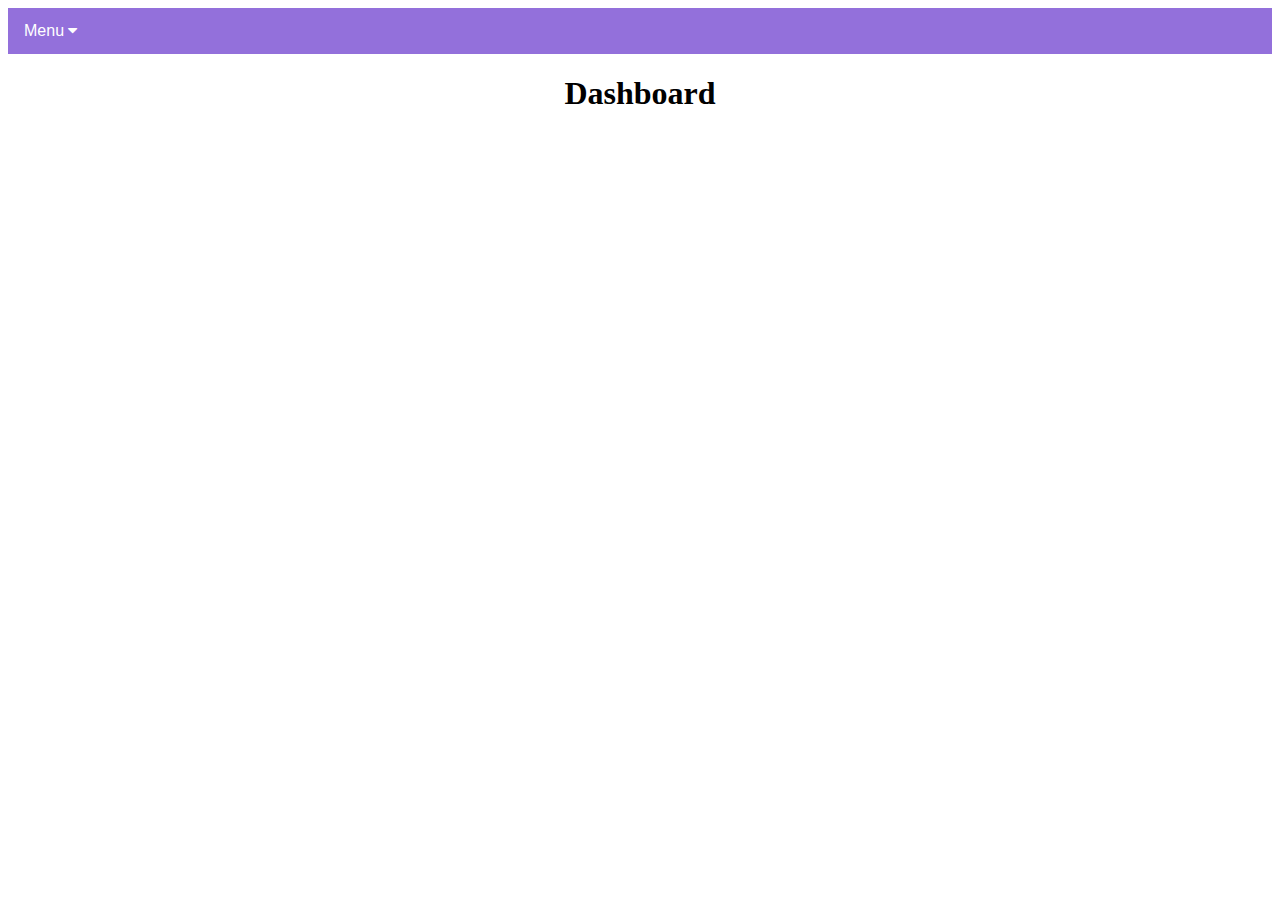
<file: login&signup/homepage.html>
<!DOCTYPE html>
<html>
<head>
<meta name="viewport" content="width=device-width, initial-scale=1">
<link rel="stylesheet" href="https://cdnjs.cloudflare.com/ajax/libs/font-awesome/4.7.0/css/font-awesome.min.css">
<style>
.navbar {
  overflow: hidden;
  background-color: mediumpurple;
  font-family: Arial, Helvetica, sans-serif;
}

.navbar a {
  float: left;
  font-size: 16px;
  color: mediumpurple;
  text-align: center;
  padding: 14px 16px;
  text-decoration: none;
}

.dropdown {
  float: left;
  overflow: hidden;
}

.dropdown .dropbtn {
  cursor: pointer;
  font-size: 16px;  
  border: none;
  outline: none;
  color: white;
  padding: 14px 16px;
  background-color: inherit;
  font-family: inherit;
  margin: 0;
}

.navbar a:hover, .dropdown:hover .dropbtn, .dropbtn:focus {
  background-color: black;
}

.dropdown-content {
  display: none;
  position: absolute;
  background-color: mediumpurple;
  min-width: 160px;
  box-shadow: 0px 8px 16px 0px rgba(0,0,0,0.2);
  z-index: 1;
}

.dropdown-content a {
  float: none;
  color: whitesmoke;
  padding: 12px 16px;
  text-decoration: none;
  display: block;
  text-align: left;
}

.dropdown-content a:hover {
  background-color: #ddd;
}

.show {
  display: block;
}
</style>
</head>
<body>

<div class="navbar">
  <div class="dropdown">
  <button class="dropbtn" onclick="myFunction()">Menu
    <i class="fa fa-caret-down"></i>
  </button>
  <div class="dropdown-content" id="myDropdown">
    <a href="C:\Users\rahul.r\Documents\Training_JAVAScript\Assignment2\bootstrapa1\login&signup\userlist.html">Userlist</a>
    <a href="C:/Users\rahul.r\Documents/Training_JAVAScript/Assignment2/bootstrapa1/login&signup/index.html">Logout</a>
  </div>
  </div> 
</div>

<h1 align='center'>Dashboard</h1>

<script>
function myFunction() {
  document.getElementById("myDropdown").classList.toggle("show");
}

window.onclick = function(e) {
  if (!e.target.matches('.dropbtn')) {
  var myDropdown = document.getElementById("myDropdown");
    if (myDropdown.classList.contains('show')) {
      myDropdown.classList.remove('show');
    }
  }
}
</script>
</body>
</html>
</file>
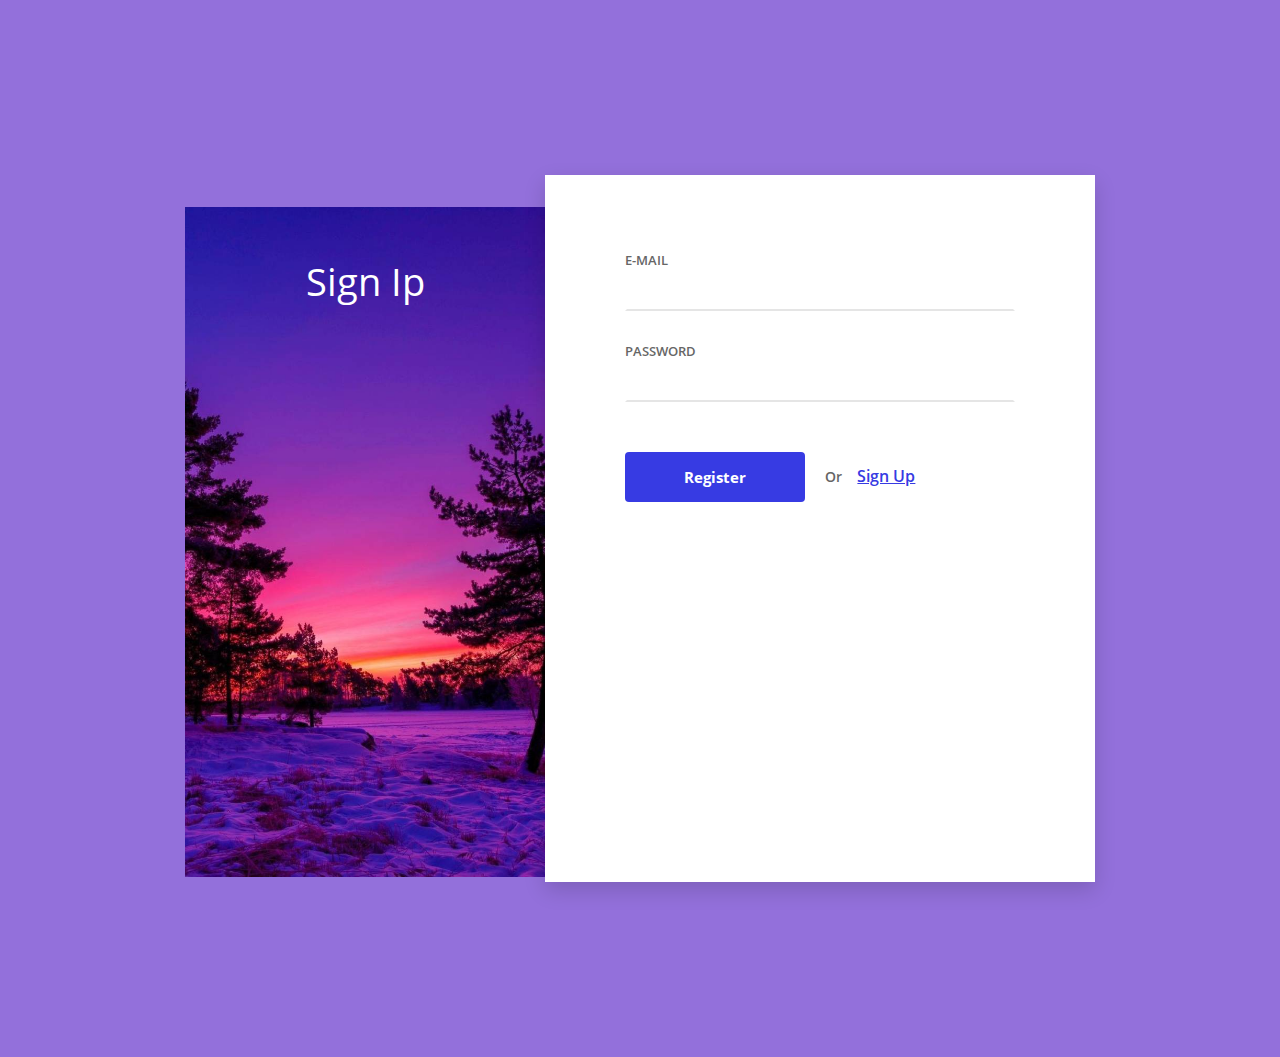
<file: login&signup/signIn.html>
<!DOCTYPE html>
<html>
<head>
	<meta charset="utf-8">
	<title>Account</title>
	<!-- Mobile Specific Metas -->
	<meta name="viewport" content="width=device-width, initial-scale=1, maximum-scale=1">
	<!-- Font-->
	<link rel="stylesheet" type="text/css" href="css/opensans-font.css">
	<link rel="stylesheet" type="text/css" href="fonts/line-awesome/css/line-awesome.min.css">
	<!-- Jquery -->
	<link rel="stylesheet" href="https://jqueryvalidation.org/files/demo/site-demos.css">
	<!-- Main Style Css -->
    <link rel="stylesheet" href="css/style.css"/>
</head>
<body class="form-v7">
	<div class="page-content">
		<div class="form-v7-content">
			<div class="form-left">
				<img src="images/images3.jpg" alt="form">
				<p class="text-1">Sign Ip</p>
			</div>
			<form class="form-detail" action="#" method="post" id="myform">
				
				<div class="form-row">
					<label for="your_email">E-MAIL</label>
					<input type="text" name="your_email" id="your_email" class="input-text" required pattern="[^@]+@[^@]+.[a-zA-Z]{2,6}">
				</div>
				<div class="form-row">
					<label for="password">PASSWORD</label>
					<input type="password" name="password" id="password" class="input-text" required>
				</div>
				<div class="form-row-last">
					<input type="submit" name="register" class="register" value="Register" onclick="validate()">
					<p>Or<a href="index.html">Sign Up</a></p>
				</div>
			</form>
		</div>
	</div>
	<script>
		// just for the demos, avoids form submit
		function validate()
    {
        var name = document.getElementById("your_email").value;
        var passw= document.getElementById("password").value;
        if(name=="rr999987@gmail.com" && passw =='rahuldravid')
        {
            alert("Login Successfull!!")
            window.open("C:/Users/rahul.r/Documents/Training_JAVAScript/Assignment1/homepage.html")
        }
        else if(name =="" || passw ==""){
            alert("Username and Password cannot be empty!!")
        }
        
        else {
            alert("Username and Password Does not match please try again!!")
        }
    }
	</script>
</body>
</html>
</file>
<file: login&signup/css/opensans-font.css>
@font-face {
    font-family: 'Open Sans';
    src: url('../fonts/Open_Sans/OpenSans-ExtraBold.ttf') format('truetype');
    font-weight: 800;
    font-style: normal;
}

@font-face {
    font-family: 'Open Sans';
    src: url('../fonts/Open_Sans/OpenSans-Regular.ttf') format('truetype');
    font-weight: normal;
    font-style: normal;
}

@font-face {
    font-family: 'Open Sans';
    src: url('../fonts/Open_Sans/OpenSans-ExtraBoldItalic.ttf') format('truetype');
    font-weight: 800;
    font-style: italic;
}

@font-face {
    font-family: 'Open Sans';
    src: url('../fonts/Open_Sans/OpenSans-Light.ttf') format('truetype');
    font-weight: 300;
    font-style: normal;
}

@font-face {
    font-family: 'Open Sans';
    src: url('../fonts/Open_Sans/OpenSans-SemiBold.ttf') format('truetype');
    font-weight: 600;
    font-style: normal;
}

@font-face {
    font-family: 'Open Sans';
    src: url('../fonts/Open_Sans/OpenSans-SemiBoldItalic.ttf') format('truetype');
    font-weight: 600;
    font-style: italic;
}

@font-face {
    font-family: 'Open Sans';
    src: url('../fonts/Open_Sans/OpenSans-BoldItalic.ttf') format('truetype');
    font-weight: bold;
    font-style: italic;
}

@font-face {
    font-family: 'Open Sans';
    src: url('../fonts/Open_Sans/OpenSans-Bold.ttf') format('truetype');
    font-weight: bold;
    font-style: normal;
}

@font-face {
    font-family: 'Open Sans';
    src: url('../fonts/Open_Sans/OpenSans-LightItalic.ttf') format('truetype');
    font-weight: 300;
    font-style: italic;
}

@font-face {
    font-family: 'Open Sans';
    src: url('../fonts/Open_Sans/OpenSans-Italic.ttf') format('truetype');
    font-weight: normal;
    font-style: italic;
}
</file>
<file: login&signup/css/style.css>
body {
	margin:  0;
}
.page-content {
	width: 100%;
	margin:  0 auto;
	background-color: mediumpurple;
	/* background-image: -moz-linear-gradient( 136deg, rgb(254,225,64) 0%, rgb(250,112,154) 100%);
    background-image: -webkit-linear-gradient( 136deg, rgb(254,225,64) 0%, rgb(250,112,154) 100%);
    background-image: -ms-linear-gradient( 136deg, rgb(254,225,64) 0%, rgb(250,112,154) 100%); */
	display: flex;
	display: -webkit-flex;
	justify-content: center;
	-o-justify-content: center;
	-ms-justify-content: center;
	-moz-justify-content: center;
	-webkit-justify-content: center;
	align-items: center;
	-o-align-items: center;
	-ms-align-items: center;
	-moz-align-items: center;
	-webkit-align-items: center;
}
.form-v7-content  {
	width: 910px;
	margin: 175px 0;
	font-family: 'Open Sans', sans-serif;
	position: relative;
	display: flex;
	display: -webkit-flex;
}
.form-v7-content .form-left {
	position: relative;
	color: #fff;
	font-weight: 400;
    width: 92.5%;
    margin-top: 32px;
}
.form-v7-content .form-left img {
	width: 100%;
}
.form-v7-content .form-left .text-1,
.form-v7-content .form-left .text-2 {
	position: absolute;
	text-align: center;
	width: 100%;
}
.form-v7-content .form-left .text-1 {
	font-size: 38px;
	top: 1.5%;
}
.form-v7-content .form-left .text-2 {
	font-size: 16px;
	bottom: 11%;
}
.form-v7-content .form-left .text-2::after {
	position: absolute;
	content: "";
	background: #fff;
	height: 1px;
	width: 228px;
	bottom: -50%;
	left: 50%;
	transform: translateX(-50%);
	-o-transform: translateX(-50%);
	-ms-transform: translateX(-50%);
	-moz-transform: translateX(-50%);
	-webkit-transform: translateX(-50%);
	opacity: 0.5;
}
.form-v7-content .form-detail {
    padding: 73px 80px 41px;
	position: relative;
	width: 100%;
	background: #fff;
	box-shadow: 0px 8px 20px 0px rgba(0, 0, 0, 0.15);
	-o-box-shadow: 0px 8px 20px 0px rgba(0, 0, 0, 0.15);
	-ms-box-shadow: 0px 8px 20px 0px rgba(0, 0, 0, 0.15);
	-moz-box-shadow: 0px 8px 20px 0px rgba(0, 0, 0, 0.15);
	-webkit-box-shadow: 0px 8px 20px 0px rgba(0, 0, 0, 0.15);
}
.form-v7-content .form-detail .form-row {
    width: 100%;
    position: relative;
}
.form-v7-content .form-detail .form-row label {
	color: #666;
	font-weight: 600;
	font-size: 13px;
	margin-bottom: 3px;
	font-family: 'Open Sans', sans-serif;
}
.form-v7-content .form-detail .form-row label#valid {
    position: absolute;
    right: 20px;
    top: 35%;
    width: 14px;
    height: 14px;
    border-radius: 50%;
    -o-border-radius: 50%;
    -ms-border-radius: 50%;
    -moz-border-radius: 50%;
    -webkit-border-radius: 50%;
    background:greenyellow
}
.form-v7-content .form-detail .form-row label#valid::after {
	content: "";
    position: absolute;
    left: 5px;
    top: 1px;
    width: 3px;
    height: 8px;
    border: 1px solid #fff;
    border-width: 0 2px 2px 0;
    -webkit-transform: rotate(45deg);
    -ms-transform: rotate(45deg);
    -o-transform: rotate(45deg);
    -moz-transform: rotate(45deg);
    transform: rotate(45deg);
}
.form-v7-content .form-detail .form-row label.error {
	padding-left: 0;
	margin-left: 0;
    display: block;
    position: absolute;
    bottom: 5px;
    width: 100%;
    background: none;
    color: red;
    font-family: 'Open Sans', sans-serif;
    font-weight: 700;
}
.form-v7-content .form-detail .form-row label.error::after {
    content: "\f343";
    font-family: "LineAwesome";
    position: absolute;
    transform: translate(-50%, -50%);
    -webkit-transform: translate(-50%, -50%);
    -ms-transform: translate(-50%, -50%);
    -o-transform: translate(-50%, -50%);
    -moz-transform: translate(-50%, -50%);
    right: 10px;
    top: -25px;
    color: red;
    font-size: 18px;
    font-weight: 900;
}
.form-v7-content .form-detail .input-text {
	margin-bottom: 28px;
}
.form-v7-content .form-detail input {
	width: 100%;
    padding: 5px 15px 10px 15px;
    border: 2px solid transparent;
    border-bottom: 2px solid #e5e5e5;
    appearance: unset;
    -moz-appearance: unset;
    -webkit-appearance: unset;
    -o-appearance: unset;
    -ms-appearance: unset;
    outline: none;
    -moz-outline: none;
    -webkit-outline: none;
    -o-outline: none;
    -ms-outline: none;
    font-family: 'Open Sans', sans-serif;
    font-size: 16px;
    font-weight: 700;
    color: #333;
    box-sizing: border-box;
    -o-box-sizing: border-box;
	-ms-box-sizing: border-box;
	-moz-box-sizing: border-box;
	-webkit-box-sizing: border-box;
}
.form-v7-content .form-detail .form-row input:focus {
	border-bottom: 2px solid #2bb33e;
}
.form-v7-content .form-detail .register {
	background: #373be3;
	border-radius: 4px;
	-o-border-radius: 4px;
	-ms-border-radius: 4px;
	-moz-border-radius: 4px;
	-webkit-border-radius: 4px;
	width: 180px;
	border: none;
	margin: -13px 0 50px 0px;
	cursor: pointer;
	font-family: 'Open Sans', sans-serif;
	color: #fff;
	font-weight: 700;
	font-size: 15px;
	float: left;
}
.form-v7-content .form-detail .register:hover {
	background: #2a2cb0;
}
.form-v7-content .form-detail .form-row-last {
    margin-top: 35px;
}
.form-v7-content .form-detail .form-row-last input {
	padding: 15px;
}
.form-v7-content .form-detail .form-row-last p {
	font-weight: 600;
	font-size: 14px;
	color: #666;
	margin-left: 200px;
}
.form-v7-content .form-detail .form-row-last a {
	font-size: 16px;
	color: #373be3;
	padding-left: 15px;
}

/* Responsive */
@media screen and (max-width: 991px) {
	.form-v7-content {
		margin: 180px 20px;
		flex-direction:  column;
		-o-flex-direction:  column;
		-ms-flex-direction:  column;
		-moz-flex-direction:  column;
		-webkit-flex-direction:  column;
	}
	.form-v7-content .form-left {
		width: 100%;
		margin-bottom: -5px;
	}
	.form-v7-content .form-detail {
		padding: 50px;
	    width: auto;
	}
	.form-v7-content .form-detail .register {
		margin-bottom: 80px;
	}
}
@media screen and (max-width: 767px) {
	
}

@media screen and (max-width: 575px) {
	.form-v7-content .form-detail {
		padding: 30px 20px;
	    width: auto;
	}
	.form-v7-content .form-detail .register {
		float: none;
		margin-bottom: 10px;
	}
	.form-v7-content .form-detail .form-row-last p {
	    margin-left: 0px;
	    margin-bottom: 50px;
	}
}
</file>
<file: login&signup/fonts/line-awesome/css/line-awesome.min.css>
/*!
 *  Line Awesome 1.1.0 by @icons_8 - https://icons8.com/line-awesome
 *  License - https://icons8.com/good-boy-license/ (Font: SIL OFL 1.1, CSS: MIT License)
 *
 * Made with love by Icons8 [ https://icons8.com/ ] using FontCustom [ https://github.com/FontCustom/fontcustom ]
 *
 * Contacts:
 *    [ https://icons8.com/contact ]
 *
 * Follow Icon8 on
 *    Twitter [ https://twitter.com/icons_8 ]
 *    Facebook [ https://www.facebook.com/Icons8 ]
 *    Google+ [ https://plus.google.com/+Icons8 ]
 *    GitHub [ https://github.com/icons8 ]
 */.la,.la-stack{display:inline-block}.la-fw,.la-li{text-align:center}@font-face{font-family:LineAwesome;src:url(../fonts/line-awesome.eot?v=1.1.);src:url(../fonts/line-awesome.eot??v=1.1.#iefix) format("embedded-opentype"),url(../fonts/line-awesome.woff2?v=1.1.) format("woff2"),url(../fonts/line-awesome.woff?v=1.1.) format("woff"),url(../fonts/line-awesome.ttf?v=1.1.) format("truetype"),url(../fonts/line-awesome.svg?v=1.1.#fa) format("svg");font-weight:400;font-style:normal}@media screen and (-webkit-min-device-pixel-ratio:0){@font-face{font-family:LineAwesome;src:url(../fonts/line-awesome.svg?v=1.1.#fa) format("svg")}}.la{font:normal normal normal 16px/1 LineAwesome;font-size:inherit;text-decoration:inherit;text-rendering:optimizeLegibility;text-transform:none;-moz-osx-font-smoothing:grayscale;-webkit-font-smoothing:antialiased;font-smoothing:antialiased}.la-lg{font-size:1.33333333em;line-height:.75em;vertical-align:-15%}.la-2x{font-size:2em}.la-3x{font-size:3em}.la-4x{font-size:4em}.la-5x{font-size:5em}.la-fw{width:1.28571429em}.la-ul{padding-left:0;margin-left:2.14285714em;list-style-type:none}.la-ul>li{position:relative}.la-li{position:absolute;left:-2.14285714em;width:2.14285714em;top:.14285714em}.la-li.la-lg{left:-1.85714286em}.la-border{padding:.2em .25em .15em;border:.08em solid #eee;border-radius:.1em}.pull-right{float:right}.pull-left{float:left}.li.pull-left{margin-right:.3em}.li.pull-right{margin-left:.3em}.la-spin{-webkit-animation:fa-spin 2s infinite linear;animation:fa-spin 2s infinite linear}@-webkit-keyframes fa-spin{0%{-webkit-transform:rotate(0);transform:rotate(0)}100%{-webkit-transform:rotate(359deg);transform:rotate(359deg)}}@keyframes fa-spin{0%{-webkit-transform:rotate(0);transform:rotate(0)}100%{-webkit-transform:rotate(359deg);transform:rotate(359deg)}}.la-rotate-90{filter:progid:DXImageTransform.Microsoft.BasicImage(rotation=1);-webkit-transform:rotate(90deg);-ms-transform:rotate(90deg);transform:rotate(90deg)}.la-rotate-180{filter:progid:DXImageTransform.Microsoft.BasicImage(rotation=2);-webkit-transform:rotate(180deg);-ms-transform:rotate(180deg);transform:rotate(180deg)}.la-rotate-270{filter:progid:DXImageTransform.Microsoft.BasicImage(rotation=3);-webkit-transform:rotate(270deg);-ms-transform:rotate(270deg);transform:rotate(270deg)}.la-flip-horizontal{filter:progid:DXImageTransform.Microsoft.BasicImage(rotation=0, mirror=1);-webkit-transform:scale(-1,1);-ms-transform:scale(-1,1);transform:scale(-1,1)}.la-flip-vertical{filter:progid:DXImageTransform.Microsoft.BasicImage(rotation=2, mirror=1);-webkit-transform:scale(1,-1);-ms-transform:scale(1,-1);transform:scale(1,-1)}:root .la-flip-horizontal,:root .la-flip-vertical,:root .la-rotate-180,:root .la-rotate-270,:root .la-rotate-90{filter:none}.la-stack{position:relative;width:2em;height:2em;line-height:2em;vertical-align:middle}.la-stack-1x,.la-stack-2x{position:absolute;left:0;width:100%;text-align:center}.la-stack-1x{line-height:inherit}.la-stack-2x{font-size:2em}.la-inverse{color:#fff}.la-500px:before{content:"\f100"}.la-adjust:before{content:"\f101"}.la-adn:before{content:"\f102"}.la-align-center:before{content:"\f103"}.la-align-justify:before{content:"\f104"}.la-align-left:before{content:"\f105"}.la-align-right:before{content:"\f106"}.la-amazon:before{content:"\f107"}.la-ambulance:before{content:"\f108"}.la-anchor:before{content:"\f109"}.la-android:before{content:"\f10a"}.la-angellist:before{content:"\f10b"}.la-angle-double-down:before{content:"\f10c"}.la-angle-double-left:before{content:"\f10d"}.la-angle-double-right:before{content:"\f10e"}.la-angle-double-up:before{content:"\f10f"}.la-angle-down:before{content:"\f110"}.la-angle-left:before{content:"\f111"}.la-angle-right:before{content:"\f112"}.la-angle-up:before{content:"\f113"}.la-apple:before{content:"\f114"}.la-archive:before{content:"\f115"}.la-area-chart:before{content:"\f116"}.la-arrow-circle-down:before{content:"\f117"}.la-arrow-circle-left:before{content:"\f118"}.la-arrow-circle-o-down:before{content:"\f119"}.la-arrow-circle-o-left:before{content:"\f11a"}.la-arrow-circle-o-right:before{content:"\f11b"}.la-arrow-circle-o-up:before{content:"\f11c"}.la-arrow-circle-right:before{content:"\f11d"}.la-arrow-circle-up:before{content:"\f11e"}.la-arrow-down:before{content:"\f11f"}.la-arrow-left:before{content:"\f120"}.la-arrow-right:before{content:"\f121"}.la-arrow-up:before{content:"\f122"}.la-arrows:before{content:"\f123"}.la-arrows-alt:before{content:"\f124"}.la-arrows-h:before{content:"\f125"}.la-arrows-v:before{content:"\f126"}.la-asterisk:before{content:"\f127"}.la-at:before{content:"\f128"}.la-automobile:before{content:"\f129"}.la-backward:before{content:"\f12a"}.la-balance-scale:before{content:"\f12b"}.la-ban:before{content:"\f12c"}.la-bank:before{content:"\f12d"}.la-bar-chart:before{content:"\f12e"}.la-bar-chart-o:before{content:"\f12f"}.la-barcode:before{content:"\f130"}.la-bars:before{content:"\f131"}.la-battery-0:before{content:"\f132"}.la-battery-1:before{content:"\f133"}.la-battery-2:before{content:"\f134"}.la-battery-3:before{content:"\f135"}.la-battery-4:before{content:"\f136"}.la-battery-empty:before{content:"\f137"}.la-battery-full:before{content:"\f138"}.la-battery-half:before{content:"\f139"}.la-battery-quarter:before{content:"\f13a"}.la-battery-three-quarters:before{content:"\f13b"}.la-bed:before{content:"\f13c"}.la-beer:before{content:"\f13d"}.la-behance:before{content:"\f13e"}.la-behance-square:before{content:"\f13f"}.la-bell:before{content:"\f140"}.la-bell-o:before{content:"\f141"}.la-bell-slash:before{content:"\f142"}.la-bell-slash-o:before{content:"\f143"}.la-bicycle:before{content:"\f144"}.la-binoculars:before{content:"\f145"}.la-birthday-cake:before{content:"\f146"}.la-bitbucket:before{content:"\f147"}.la-bitbucket-square:before{content:"\f148"}.la-bitcoin:before{content:"\f149"}.la-black-tie:before{content:"\f14a"}.la-bold:before{content:"\f14b"}.la-bolt:before{content:"\f14c"}.la-bomb:before{content:"\f14d"}.la-book:before{content:"\f14e"}.la-bookmark:before{content:"\f14f"}.la-bookmark-o:before{content:"\f150"}.la-briefcase:before{content:"\f151"}.la-btc:before{content:"\f152"}.la-bug:before{content:"\f153"}.la-building:before{content:"\f154"}.la-building-o:before{content:"\f155"}.la-bullhorn:before{content:"\f156"}.la-bullseye:before{content:"\f157"}.la-bus:before{content:"\f158"}.la-buysellads:before{content:"\f159"}.la-cab:before{content:"\f15a"}.la-calculator:before{content:"\f15b"}.la-calendar:before{content:"\f15c"}.la-calendar-check-o:before{content:"\f15d"}.la-calendar-minus-o:before{content:"\f15e"}.la-calendar-o:before{content:"\f15f"}.la-calendar-plus-o:before{content:"\f160"}.la-calendar-times-o:before{content:"\f161"}.la-camera:before{content:"\f162"}.la-camera-retro:before{content:"\f163"}.la-car:before{content:"\f164"}.la-caret-down:before{content:"\f165"}.la-caret-left:before{content:"\f166"}.la-caret-right:before{content:"\f167"}.la-caret-square-o-down:before,.la-toggle-down:before{content:"\f168"}.la-caret-square-o-left:before,.la-toggle-left:before{content:"\f169"}.la-caret-square-o-right:before,.la-toggle-right:before{content:"\f16a"}.la-caret-square-o-up:before,.la-toggle-up:before{content:"\f16b"}.la-caret-up:before{content:"\f16c"}.la-cart-arrow-down:before{content:"\f16d"}.la-cart-plus:before{content:"\f16e"}.la-cc:before{content:"\f16f"}.la-cc-amex:before{content:"\f170"}.la-cc-diners-club:before{content:"\f171"}.la-cc-discover:before{content:"\f172"}.la-cc-jcb:before{content:"\f173"}.la-cc-mastercard:before{content:"\f174"}.la-cc-paypal:before{content:"\f175"}.la-cc-stripe:before{content:"\f176"}.la-cc-visa:before{content:"\f177"}.la-certificate:before{content:"\f178"}.la-chain:before{content:"\f179"}.la-chain-broken:before{content:"\f17a"}.la-check:before{content:"\f17b"}.la-check-circle:before{content:"\f17c"}.la-check-circle-o:before{content:"\f17d"}.la-check-square:before{content:"\f17e"}.la-check-square-o:before{content:"\f17f"}.la-chevron-circle-down:before{content:"\f180"}.la-chevron-circle-left:before{content:"\f181"}.la-chevron-circle-right:before{content:"\f182"}.la-chevron-circle-up:before{content:"\f183"}.la-chevron-down:before{content:"\f184"}.la-chevron-left:before{content:"\f185"}.la-chevron-right:before{content:"\f186"}.la-chevron-up:before{content:"\f187"}.la-child:before{content:"\f188"}.la-chrome:before{content:"\f189"}.la-circle:before{content:"\f18a"}.la-circle-o:before{content:"\f18b"}.la-circle-o-notch:before{content:"\f18c"}.la-circle-thin:before{content:"\f18d"}.la-clipboard:before{content:"\f18e"}.la-clock-o:before{content:"\f18f"}.la-clone:before{content:"\f190"}.la-close:before{content:"\f191"}.la-cloud:before{content:"\f192"}.la-cloud-download:before{content:"\f193"}.la-cloud-upload:before{content:"\f194"}.la-cny:before{content:"\f195"}.la-code:before{content:"\f196"}.la-code-fork:before{content:"\f197"}.la-codepen:before{content:"\f198"}.la-coffee:before{content:"\f199"}.la-cog:before{content:"\f19a"}.la-cogs:before{content:"\f19b"}.la-columns:before{content:"\f19c"}.la-comment:before{content:"\f19d"}.la-comment-o:before{content:"\f19e"}.la-commenting:before{content:"\f19f"}.la-commenting-o:before{content:"\f1a0"}.la-comments:before{content:"\f1a1"}.la-comments-o:before{content:"\f1a2"}.la-compass:before{content:"\f1a3"}.la-compress:before{content:"\f1a4"}.la-connectdevelop:before{content:"\f1a5"}.la-contao:before{content:"\f1a6"}.la-copy:before{content:"\f1a7"}.la-copyright:before{content:"\f1a8"}.la-creative-commons:before{content:"\f1a9"}.la-credit-card:before{content:"\f1aa"}.la-crop:before{content:"\f1ab"}.la-crosshairs:before{content:"\f1ac"}.la-css3:before{content:"\f1ad"}.la-cube:before{content:"\f1ae"}.la-cubes:before{content:"\f1af"}.la-cut:before{content:"\f1b0"}.la-cutlery:before{content:"\f1b1"}.la-dashboard:before{content:"\f1b2"}.la-dashcube:before{content:"\f1b3"}.la-database:before{content:"\f1b4"}.la-dedent:before{content:"\f1b5"}.la-delicious:before{content:"\f1b6"}.la-desktop:before{content:"\f1b7"}.la-deviantart:before{content:"\f1b8"}.la-diamond:before{content:"\f1b9"}.la-digg:before{content:"\f1ba"}.la-dollar:before{content:"\f1bb"}.la-dot-circle-o:before{content:"\f1bc"}.la-download:before{content:"\f1bd"}.la-dribbble:before{content:"\f1be"}.la-dropbox:before{content:"\f1bf"}.la-drupal:before{content:"\f1c0"}.la-edit:before{content:"\f1c1"}.la-eject:before{content:"\f1c2"}.la-ellipsis-h:before{content:"\f1c3"}.la-ellipsis-v:before{content:"\f1c4"}.la-empire:before,.la-ge:before{content:"\f1c5"}.la-envelope:before{content:"\f1c6"}.la-envelope-o:before{content:"\f1c7"}.la-envelope-square:before{content:"\f1c8"}.la-eraser:before{content:"\f1c9"}.la-eur:before{content:"\f1ca"}.la-euro:before{content:"\f1cb"}.la-exchange:before{content:"\f1cc"}.la-exclamation:before{content:"\f1cd"}.la-exclamation-circle:before{content:"\f1ce"}.la-exclamation-triangle:before{content:"\f1cf"}.la-expand:before{content:"\f1d0"}.la-expeditedssl:before{content:"\f1d1"}.la-external-link:before{content:"\f1d2"}.la-external-link-square:before{content:"\f1d3"}.la-eye:before{content:"\f1d4"}.la-eye-slash:before{content:"\f1d5"}.la-eyedropper:before{content:"\f1d6"}.la-facebook-f:before,.la-facebook:before{content:"\f1d7"}.la-facebook-official:before{content:"\f1d8"}.la-facebook-square:before{content:"\f1d9"}.la-fast-backward:before{content:"\f1da"}.la-fast-forward:before{content:"\f1db"}.la-fax:before{content:"\f1dc"}.la-female:before{content:"\f1dd"}.la-fighter-jet:before{content:"\f1de"}.la-file:before{content:"\f1df"}.la-file-archive-o:before{content:"\f1e0"}.la-file-audio-o:before{content:"\f1e1"}.la-file-code-o:before{content:"\f1e2"}.la-file-excel-o:before{content:"\f1e3"}.la-file-image-o:before{content:"\f1e4"}.la-file-movie-o:before{content:"\f1e5"}.la-file-o:before{content:"\f1e6"}.la-file-pdf-o:before{content:"\f1e7"}.la-file-photo-o:before{content:"\f1e8"}.la-file-picture-o:before{content:"\f1e9"}.la-file-powerpoint-o:before{content:"\f1ea"}.la-file-sound-o:before{content:"\f1eb"}.la-file-text:before{content:"\f1ec"}.la-file-text-o:before{content:"\f1ed"}.la-file-video-o:before{content:"\f1ee"}.la-file-word-o:before{content:"\f1ef"}.la-file-zip-o:before{content:"\f1f0"}.la-files-o:before{content:"\f1f1"}.la-film:before{content:"\f1f2"}.la-filter:before{content:"\f1f3"}.la-fire:before{content:"\f1f4"}.la-fire-extinguisher:before{content:"\f1f5"}.la-firefox:before{content:"\f1f6"}.la-flag:before{content:"\f1f7"}.la-flag-checkered:before{content:"\f1f8"}.la-flag-o:before{content:"\f1f9"}.la-flash:before{content:"\f1fa"}.la-flask:before{content:"\f1fb"}.la-flickr:before{content:"\f1fc"}.la-floppy-o:before{content:"\f1fd"}.la-folder:before{content:"\f1fe"}.la-folder-o:before{content:"\f1ff"}.la-folder-open:before{content:"\f200"}.la-folder-open-o:before{content:"\f201"}.la-font:before{content:"\f202"}.la-fonticons:before{content:"\f203"}.la-forumbee:before{content:"\f204"}.la-forward:before{content:"\f205"}.la-foursquare:before{content:"\f206"}.la-frown-o:before{content:"\f207"}.la-futbol-o:before,.la-soccer-ball-o:before{content:"\f208"}.la-gamepad:before{content:"\f209"}.la-gavel:before{content:"\f20a"}.la-gbp:before{content:"\f20b"}.la-gear:before{content:"\f20c"}.la-gears:before{content:"\f20d"}.la-genderless:before{content:"\f20e"}.la-get-pocket:before{content:"\f20f"}.la-gg:before{content:"\f210"}.la-gg-circle:before{content:"\f211"}.la-gift:before{content:"\f212"}.la-git:before{content:"\f213"}.la-git-square:before{content:"\f214"}.la-github:before{content:"\f215"}.la-github-alt:before{content:"\f216"}.la-github-square:before{content:"\f217"}.la-glass:before{content:"\f218"}.la-globe:before{content:"\f219"}.la-google:before{content:"\f21a"}.la-google-plus:before{content:"\f21b"}.la-google-plus-square:before{content:"\f21c"}.la-google-wallet:before{content:"\f21d"}.la-graduation-cap:before{content:"\f21e"}.la-gittip:before,.la-gratipay:before{content:"\f21f"}.la-group:before{content:"\f220"}.la-h-square:before{content:"\f221"}.la-hacker-news:before{content:"\f222"}.la-hand-grab-o:before{content:"\f223"}.la-hand-lizard-o:before{content:"\f224"}.la-hand-o-down:before{content:"\f225"}.la-hand-o-left:before{content:"\f226"}.la-hand-o-right:before{content:"\f227"}.la-hand-o-up:before{content:"\f228"}.la-hand-paper-o:before{content:"\f229"}.la-hand-peace-o:before{content:"\f22a"}.la-hand-pointer-o:before{content:"\f22b"}.la-hand-rock-o:before{content:"\f22c"}.la-hand-scissors-o:before{content:"\f22d"}.la-hand-spock-o:before{content:"\f22e"}.la-hand-stop-o:before{content:"\f22f"}.la-hdd-o:before{content:"\f230"}.la-header:before{content:"\f231"}.la-headphones:before{content:"\f232"}.la-heart:before{content:"\f233"}.la-heart-o:before{content:"\f234"}.la-heartbeat:before{content:"\f235"}.la-history:before{content:"\f236"}.la-home:before{content:"\f237"}.la-hospital-o:before{content:"\f238"}.la-hotel:before{content:"\f239"}.la-hourglass:before{content:"\f23a"}.la-hourglass-1:before{content:"\f23b"}.la-hourglass-2:before{content:"\f23c"}.la-hourglass-3:before{content:"\f23d"}.la-hourglass-end:before{content:"\f23e"}.la-hourglass-half:before{content:"\f23f"}.la-hourglass-o:before{content:"\f240"}.la-hourglass-start:before{content:"\f241"}.la-houzz:before{content:"\f242"}.la-html5:before{content:"\f243"}.la-i-cursor:before{content:"\f244"}.la-ils:before{content:"\f245"}.la-image:before{content:"\f246"}.la-inbox:before{content:"\f247"}.la-indent:before{content:"\f248"}.la-industry:before{content:"\f249"}.la-info:before{content:"\f24a"}.la-info-circle:before{content:"\f24b"}.la-inr:before{content:"\f24c"}.la-instagram:before{content:"\f24d"}.la-institution:before{content:"\f24e"}.la-internet-explorer:before{content:"\f24f"}.la-ioxhost:before{content:"\f250"}.la-italic:before{content:"\f251"}.la-joomla:before{content:"\f252"}.la-jpy:before{content:"\f253"}.la-jsfiddle:before{content:"\f254"}.la-key:before{content:"\f255"}.la-keyboard-o:before{content:"\f256"}.la-krw:before{content:"\f257"}.la-language:before{content:"\f258"}.la-laptop:before{content:"\f259"}.la-lastfm:before{content:"\f25a"}.la-lastfm-square:before{content:"\f25b"}.la-leaf:before{content:"\f25c"}.la-leanpub:before{content:"\f25d"}.la-legal:before{content:"\f25e"}.la-lemon-o:before{content:"\f25f"}.la-level-down:before{content:"\f260"}.la-level-up:before{content:"\f261"}.la-life-bouy:before{content:"\f262"}.la-life-buoy:before{content:"\f263"}.la-life-ring:before,.la-support:before{content:"\f264"}.la-life-saver:before{content:"\f265"}.la-lightbulb-o:before{content:"\f266"}.la-line-chart:before{content:"\f267"}.la-link:before{content:"\f268"}.la-linkedin:before{content:"\f269"}.la-linkedin-square:before{content:"\f26a"}.la-linux:before{content:"\f26b"}.la-list:before{content:"\f26c"}.la-list-alt:before{content:"\f26d"}.la-list-ol:before{content:"\f26e"}.la-list-ul:before{content:"\f26f"}.la-location-arrow:before{content:"\f270"}.la-lock:before{content:"\f271"}.la-long-arrow-down:before{content:"\f272"}.la-long-arrow-left:before{content:"\f273"}.la-long-arrow-right:before{content:"\f274"}.la-long-arrow-up:before{content:"\f275"}.la-magic:before{content:"\f276"}.la-magnet:before{content:"\f277"}.la-mail-forward:before{content:"\f278"}.la-mail-reply:before{content:"\f279"}.la-mail-reply-all:before{content:"\f27a"}.la-male:before{content:"\f27b"}.la-map:before{content:"\f27c"}.la-map-marker:before{content:"\f27d"}.la-map-o:before{content:"\f27e"}.la-map-pin:before{content:"\f27f"}.la-map-signs:before{content:"\f280"}.la-mars:before{content:"\f281"}.la-mars-double:before{content:"\f282"}.la-mars-stroke:before{content:"\f283"}.la-mars-stroke-h:before{content:"\f284"}.la-mars-stroke-v:before{content:"\f285"}.la-maxcdn:before{content:"\f286"}.la-meanpath:before{content:"\f287"}.la-medium:before{content:"\f288"}.la-medkit:before{content:"\f289"}.la-meh-o:before{content:"\f28a"}.la-mercury:before{content:"\f28b"}.la-microphone:before{content:"\f28c"}.la-microphone-slash:before{content:"\f28d"}.la-minus:before{content:"\f28e"}.la-minus-circle:before{content:"\f28f"}.la-minus-square:before{content:"\f290"}.la-minus-square-o:before{content:"\f291"}.la-mobile:before{content:"\f292"}.la-mobile-phone:before{content:"\f293"}.la-money:before{content:"\f294"}.la-moon-o:before{content:"\f295"}.la-mortar-board:before{content:"\f296"}.la-motorcycle:before{content:"\f297"}.la-mouse-pointer:before{content:"\f298"}.la-music:before{content:"\f299"}.la-navicon:before{content:"\f29a"}.la-neuter:before{content:"\f29b"}.la-newspaper-o:before{content:"\f29c"}.la-object-group:before{content:"\f29d"}.la-object-ungroup:before{content:"\f29e"}.la-odnoklassniki:before{content:"\f29f"}.la-odnoklassniki-square:before{content:"\f2a0"}.la-opencart:before{content:"\f2a1"}.la-openid:before{content:"\f2a2"}.la-opera:before{content:"\f2a3"}.la-optin-monster:before{content:"\f2a4"}.la-outdent:before{content:"\f2a5"}.la-pagelines:before{content:"\f2a6"}.la-paint-brush:before{content:"\f2a7"}.la-paper-plane:before,.la-send:before{content:"\f2a8"}.la-paper-plane-o:before,.la-send-o:before{content:"\f2a9"}.la-paperclip:before{content:"\f2aa"}.la-paragraph:before{content:"\f2ab"}.la-paste:before{content:"\f2ac"}.la-pause:before{content:"\f2ad"}.la-paw:before{content:"\f2ae"}.la-paypal:before{content:"\f2af"}.la-pencil:before{content:"\f2b0"}.la-pencil-square:before{content:"\f2b1"}.la-pencil-square-o:before{content:"\f2b2"}.la-phone:before{content:"\f2b3"}.la-phone-square:before{content:"\f2b4"}.la-photo:before{content:"\f2b5"}.la-picture-o:before{content:"\f2b6"}.la-pie-chart:before{content:"\f2b7"}.la-pied-piper:before{content:"\f2b8"}.la-pied-piper-alt:before{content:"\f2b9"}.la-pinterest:before{content:"\f2ba"}.la-pinterest-p:before{content:"\f2bb"}.la-pinterest-square:before{content:"\f2bc"}.la-plane:before{content:"\f2bd"}.la-play:before{content:"\f2be"}.la-play-circle:before{content:"\f2bf"}.la-play-circle-o:before{content:"\f2c0"}.la-plug:before{content:"\f2c1"}.la-plus:before{content:"\f2c2"}.la-plus-circle:before{content:"\f2c3"}.la-plus-square:before{content:"\f2c4"}.la-plus-square-o:before{content:"\f2c5"}.la-power-off:before{content:"\f2c6"}.la-print:before{content:"\f2c7"}.la-puzzle-piece:before{content:"\f2c8"}.la-qq:before{content:"\f2c9"}.la-qrcode:before{content:"\f2ca"}.la-question:before{content:"\f2cb"}.la-question-circle:before{content:"\f2cc"}.la-quote-left:before{content:"\f2cd"}.la-quote-right:before{content:"\f2ce"}.la-ra:before{content:"\f2cf"}.la-random:before{content:"\f2d0"}.la-rebel:before{content:"\f2d1"}.la-recycle:before{content:"\f2d2"}.la-reddit:before{content:"\f2d3"}.la-reddit-square:before{content:"\f2d4"}.la-refresh:before{content:"\f2d5"}.la-registered:before{content:"\f2d6"}.la-renren:before{content:"\f2d7"}.la-reorder:before{content:"\f2d8"}.la-repeat:before{content:"\f2d9"}.la-reply:before{content:"\f2da"}.la-reply-all:before{content:"\f2db"}.la-retweet:before{content:"\f2dc"}.la-rmb:before{content:"\f2dd"}.la-road:before{content:"\f2de"}.la-rocket:before{content:"\f2df"}.la-rotate-left:before{content:"\f2e0"}.la-rotate-right:before{content:"\f2e1"}.la-rouble:before{content:"\f2e2"}.la-feed:before,.la-rss:before{content:"\f2e3"}.la-rss-square:before{content:"\f2e4"}.la-rub:before{content:"\f2e5"}.la-ruble:before{content:"\f2e6"}.la-rupee:before{content:"\f2e7"}.la-safari:before{content:"\f2e8"}.la-save:before{content:"\f2e9"}.la-scissors:before{content:"\f2ea"}.la-search:before{content:"\f2eb"}.la-search-minus:before{content:"\f2ec"}.la-search-plus:before{content:"\f2ed"}.la-sellsy:before{content:"\f2ee"}.la-server:before{content:"\f2ef"}.la-share:before{content:"\f2f0"}.la-share-alt:before{content:"\f2f1"}.la-share-alt-square:before{content:"\f2f2"}.la-share-square:before{content:"\f2f3"}.la-share-square-o:before{content:"\f2f4"}.la-shekel:before{content:"\f2f5"}.la-sheqel:before{content:"\f2f6"}.la-shield:before{content:"\f2f7"}.la-ship:before{content:"\f2f8"}.la-shirtsinbulk:before{content:"\f2f9"}.la-shopping-cart:before{content:"\f2fa"}.la-sign-in:before{content:"\f2fb"}.la-sign-out:before{content:"\f2fc"}.la-signal:before{content:"\f2fd"}.la-simplybuilt:before{content:"\f2fe"}.la-sitemap:before{content:"\f2ff"}.la-skyatlas:before{content:"\f300"}.la-skype:before{content:"\f301"}.la-slack:before{content:"\f302"}.la-sliders:before{content:"\f303"}.la-slideshare:before{content:"\f304"}.la-smile-o:before{content:"\f305"}.la-sort:before,.la-unsorted:before{content:"\f306"}.la-sort-alpha-asc:before{content:"\f307"}.la-sort-alpha-desc:before{content:"\f308"}.la-sort-amount-asc:before{content:"\f309"}.la-sort-amount-desc:before{content:"\f30a"}.la-sort-asc:before,.la-sort-up:before{content:"\f30b"}.la-sort-desc:before,.la-sort-down:before{content:"\f30c"}.la-sort-numeric-asc:before{content:"\f30d"}.la-sort-numeric-desc:before{content:"\f30e"}.la-soundcloud:before{content:"\f30f"}.la-space-shuttle:before{content:"\f310"}.la-spinner:before{content:"\f311"}.la-spoon:before{content:"\f312"}.la-spotify:before{content:"\f313"}.la-square:before{content:"\f314"}.la-square-o:before{content:"\f315"}.la-stack-exchange:before{content:"\f316"}.la-stack-overflow:before{content:"\f317"}.la-star:before{content:"\f318"}.la-star-half:before{content:"\f319"}.la-star-half-empty:before,.la-star-half-full:before,.la-star-half-o:before{content:"\f31a"}.la-star-o:before{content:"\f31b"}.la-steam:before{content:"\f31c"}.la-steam-square:before{content:"\f31d"}.la-step-backward:before{content:"\f31e"}.la-step-forward:before{content:"\f31f"}.la-stethoscope:before{content:"\f320"}.la-sticky-note:before{content:"\f321"}.la-sticky-note-o:before{content:"\f322"}.la-stop:before{content:"\f323"}.la-street-view:before{content:"\f324"}.la-strikethrough:before{content:"\f325"}.la-stumbleupon:before{content:"\f326"}.la-stumbleupon-circle:before{content:"\f327"}.la-subscript:before{content:"\f328"}.la-subway:before{content:"\f329"}.la-suitcase:before{content:"\f32a"}.la-sun-o:before{content:"\f32b"}.la-superscript:before{content:"\f32c"}.la-table:before{content:"\f32d"}.la-tablet:before{content:"\f32e"}.la-tachometer:before{content:"\f32f"}.la-tag:before{content:"\f330"}.la-tags:before{content:"\f331"}.la-tasks:before{content:"\f332"}.la-taxi:before{content:"\f333"}.la-television:before,.la-tv:before{content:"\f334"}.la-tencent-weibo:before{content:"\f335"}.la-terminal:before{content:"\f336"}.la-text-height:before{content:"\f337"}.la-text-width:before{content:"\f338"}.la-th:before{content:"\f339"}.la-th-large:before{content:"\f33a"}.la-th-list:before{content:"\f33b"}.la-thumb-tack:before{content:"\f33c"}.la-thumbs-down:before{content:"\f33d"}.la-thumbs-o-down:before{content:"\f33e"}.la-thumbs-o-up:before{content:"\f33f"}.la-thumbs-up:before{content:"\f340"}.la-ticket:before{content:"\f341"}.la-remove:before,.la-times:before{content:"\f342"}.la-times-circle:before{content:"\f343"}.la-times-circle-o:before{content:"\f344"}.la-tint:before{content:"\f345"}.la-toggle-off:before{content:"\f346"}.la-toggle-on:before{content:"\f347"}.la-trademark:before{content:"\f348"}.la-train:before{content:"\f349"}.la-intersex:before,.la-transgender:before{content:"\f34a"}.la-transgender-alt:before{content:"\f34b"}.la-trash:before{content:"\f34c"}.la-trash-o:before{content:"\f34d"}.la-tree:before{content:"\f34e"}.la-trello:before{content:"\f34f"}.la-tripadvisor:before{content:"\f350"}.la-trophy:before{content:"\f351"}.la-truck:before{content:"\f352"}.la-try:before{content:"\f353"}.la-tty:before{content:"\f354"}.la-tumblr:before{content:"\f355"}.la-tumblr-square:before{content:"\f356"}.la-turkish-lira:before{content:"\f357"}.la-twitch:before{content:"\f358"}.la-twitter:before{content:"\f359"}.la-twitter-square:before{content:"\f35a"}.la-umbrella:before{content:"\f35b"}.la-underline:before{content:"\f35c"}.la-undo:before{content:"\f35d"}.la-university:before{content:"\f35e"}.la-unlink:before{content:"\f35f"}.la-unlock:before{content:"\f360"}.la-unlock-alt:before{content:"\f361"}.la-upload:before{content:"\f362"}.la-usd:before{content:"\f363"}.la-user:before{content:"\f364"}.la-user-md:before{content:"\f365"}.la-user-plus:before{content:"\f366"}.la-user-secret:before{content:"\f367"}.la-user-times:before{content:"\f368"}.la-users:before{content:"\f369"}.la-venus:before{content:"\f36a"}.la-venus-double:before{content:"\f36b"}.la-venus-mars:before{content:"\f36c"}.la-viacoin:before{content:"\f36d"}.la-video-camera:before{content:"\f36e"}.la-vimeo:before{content:"\f36f"}.la-vimeo-square:before{content:"\f370"}.la-vine:before{content:"\f371"}.la-vk:before{content:"\f372"}.la-volume-down:before{content:"\f373"}.la-volume-off:before{content:"\f374"}.la-volume-up:before{content:"\f375"}.la-warning:before{content:"\f376"}.la-wechat:before{content:"\f377"}.la-weibo:before{content:"\f378"}.la-weixin:before{content:"\f379"}.la-whatsapp:before{content:"\f37a"}.la-wheelchair:before{content:"\f37b"}.la-wifi:before{content:"\f37c"}.la-wikipedia-w:before{content:"\f37d"}.la-windows:before{content:"\f37e"}.la-won:before{content:"\f37f"}.la-wordpress:before{content:"\f380"}.la-wrench:before{content:"\f381"}.la-xing:before{content:"\f382"}.la-xing-square:before{content:"\f383"}.la-y-combinator:before{content:"\f384"}.la-y-combinator-square:before{content:"\f385"}.la-yahoo:before{content:"\f386"}.la-yc:before{content:"\f387"}.la-yc-square:before{content:"\f388"}.la-yelp:before{content:"\f389"}.la-yen:before{content:"\f38a"}.la-youtube:before{content:"\f38b"}.la-youtube-play:before{content:"\f38c"}.la-youtube-square:before{content:"\f38d"}
</file>
